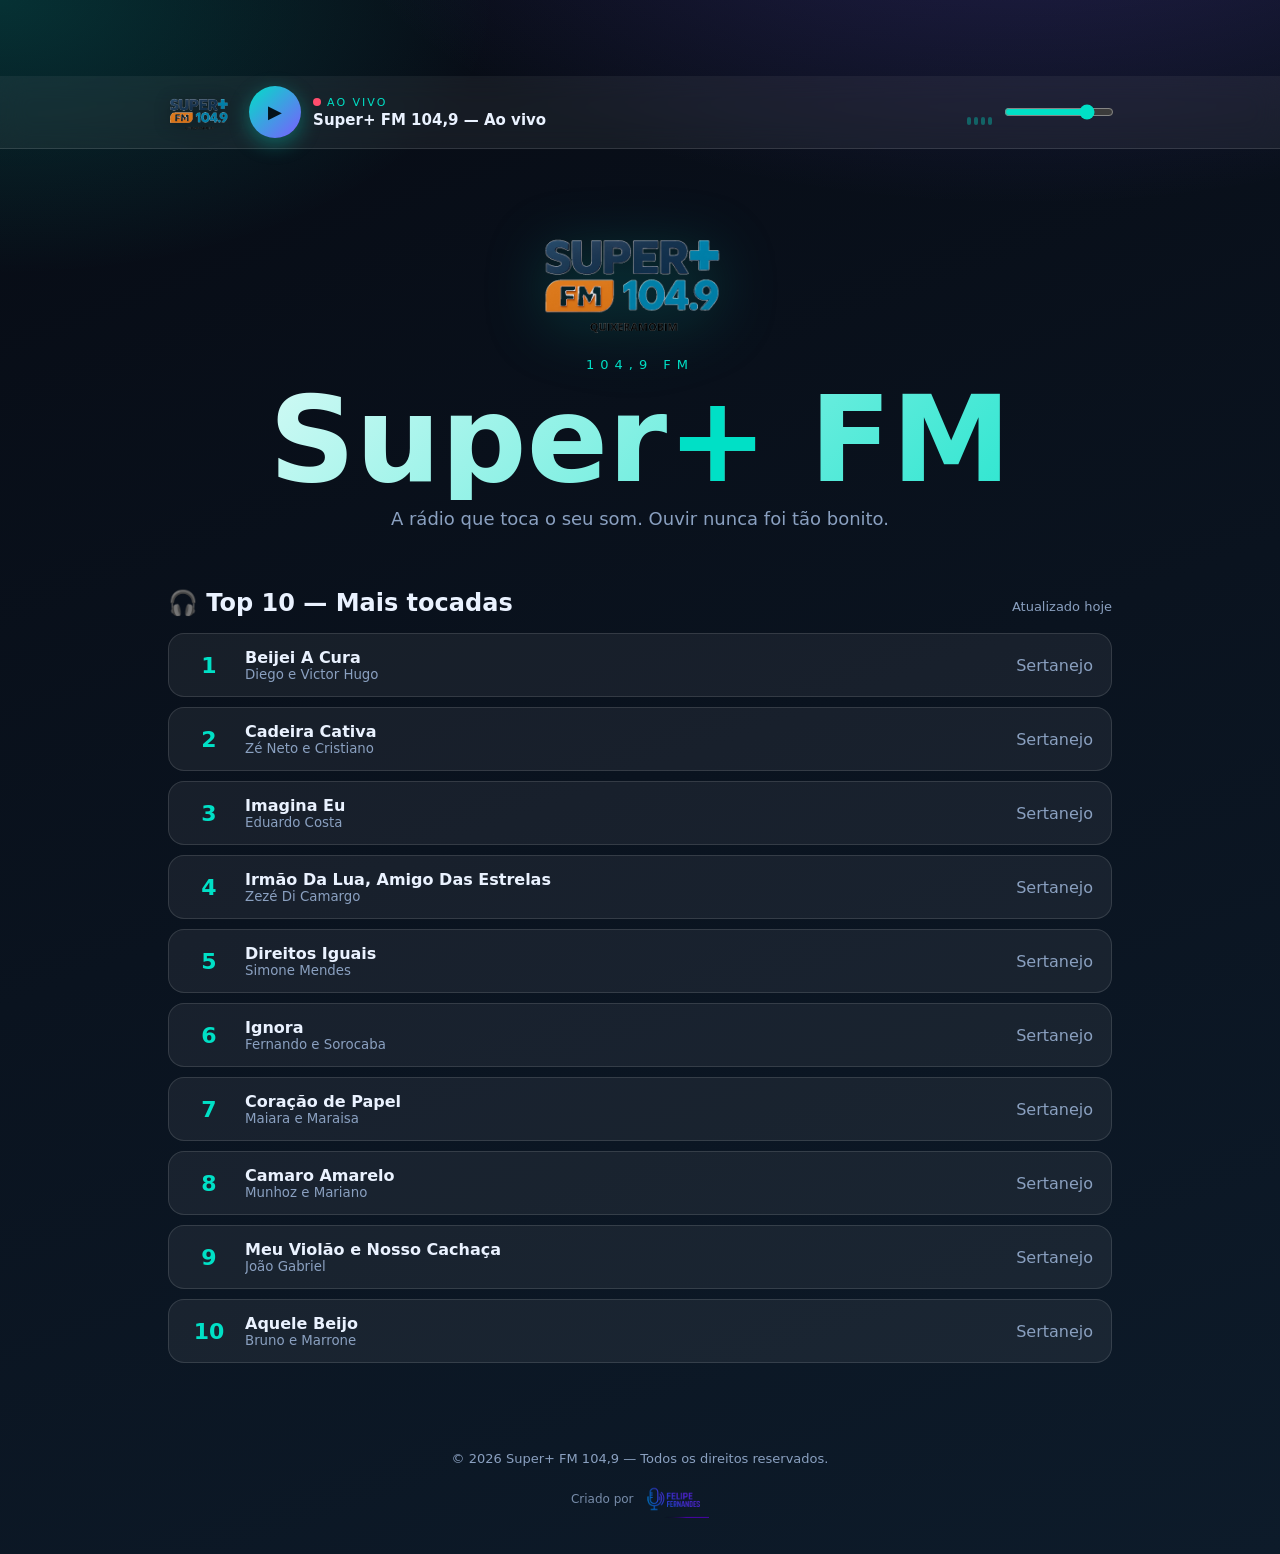
<file: index.html>
<!DOCTYPE html>
<html lang="pt-BR">
<head>
  <meta charset="UTF-8" />
  <meta name="viewport" content="width=device-width, initial-scale=1" />
  <title>Super+ FM 104,9 — A rádio que toca o seu som</title>
  <meta name="description" content="Ouça a Super+ FM 104,9 ao vivo pelo navegador. Música, entretenimento e os maiores sucessos do momento. Transmissão 24 horas." />
  <meta name="keywords" content="rádio, Super+ FM, 104.9, ao vivo, música, sertanejo, transmissão online, rádio online" />
  <meta name="author" content="Super+ FM 104,9" />
  <meta name="robots" content="index, follow" />
  <link rel="canonical" href="https://supermais104fm.com.br/" />

  <!-- Open Graph -->
  <meta property="og:type" content="website" />
  <meta property="og:title" content="Super+ FM 104,9 — A rádio que toca o seu som" />
  <meta property="og:description" content="Ouça a Super+ FM 104,9 ao vivo pelo navegador. Música, entretenimento e os maiores sucessos do momento. Transmissão 24 horas." />
  <meta property="og:url" content="https://supermais104fm.com.br/" />
  <meta property="og:site_name" content="Super+ FM 104,9" />
  <meta property="og:locale" content="pt_BR" />
  <meta property="og:image" content="https://supermais104fm.com.br/assets/images/logo_transparent.png" />
  <meta property="og:image:alt" content="Logo Super+ FM 104,9" />

  <!-- Twitter Card -->
  <meta name="twitter:card" content="summary_large_image" />
  <meta name="twitter:title" content="Super+ FM 104,9 — A rádio que toca o seu som" />
  <meta name="twitter:description" content="Ouça a Super+ FM 104,9 ao vivo pelo navegador. Música, entretenimento e os maiores sucessos do momento." />
  <meta name="twitter:image" content="https://supermais104fm.com.br/assets/images/logo_transparent.png" />

  <!-- Favicon -->
  <link rel="icon" href="./favicon.ico" />
  <link rel="stylesheet" href="styles.css" />

  <!-- Structured Data -->
  <script type="application/ld+json">
  {
    "@context": "https://schema.org",
    "@type": "RadioStation",
    "name": "Super+ FM 104,9",
    "description": "Rádio que toca o seu som. Música, entretenimento e os maiores sucessos do momento.",
    "url": "https://supermais104fm.com.br",
    "frequency": "104.9",
    "broadcastFrequency": {
      "@type": "QuantitativeValue",
      "value": "104.9",
      "unitCode": "MHz"
    },
    "areaServed": {
      "@type": "Country",
      "name": "Brasil"
    },
    "inLanguage": "pt-BR",
    "potentialAction": {
      "@type": "ListenAction",
      "target": {
        "@type": "EntryPoint",
        "urlTemplate": "https://supermais104fm.com.br"
      }
    }
  }
  </script>
</head>
<body>
  <!-- PLAYER FIXO NO TOPO -->
  <header class="player" id="player">
    <div class="player__inner">
      <img class="player__logo" src="./assets/images/logo_transparent.png" alt="Super+ FM" />
      <button class="player__btn" id="toggle" aria-label="Tocar ou pausar">
        <span class="ico-play">▶</span><span class="ico-pause">⏸</span>
      </button>
      <div class="player__meta">
        <span class="player__live"><i></i> AO VIVO</span>
        <strong id="nowPlaying">Super+ FM 104,9 — Ao vivo</strong>
      </div>
      <div class="player__eq" id="eq" aria-hidden="true">
        <span></span><span></span><span></span><span></span>
      </div>
      <input class="player__vol" id="volume" type="range" min="0" max="1" step="0.01" value="0.8" aria-label="Volume" />
    </div>
    <audio id="audio" src="https://stream3.svrdedicado.org:8242/stream" crossorigin="anonymous"></audio>
  </header>

  <main>
    <section class="hero">
      <img class="hero__logo" src="./assets/images/logo_transparent.png" alt="Super+ FM 104,9" />
      <p class="hero__kicker">104,9 FM</p>
      <h1 class="hero__title">Super<span>+</span> FM</h1>
      <p class="hero__sub">A rádio que toca o seu som. Ouvir nunca foi tão bonito.</p>
    </section>

    <section class="top10">
      <div class="top10__head">
        <h2>🎧 Top 10 — Mais tocadas</h2>
        <span>Atualizado hoje</span>
      </div>
      <ol class="top10__list" id="top10"><!-- preenchido por app.js --></ol>
    </section>
  </main>

  <footer class="foot">
    <p>© <span id="year"></span> Super+ FM 104,9 — Todos os direitos reservados.</p>
    <a class="foot__by" href="https://wa.me/+5588992157767" target="_blank" rel="noopener noreferrer">
      <span>Criado por</span>
      <img src="./assets/images/logo_felipe.png" alt="Felipe Fernandes" />
    </a>
  </footer>
  <script src="app.js"></script>
</body>
</html>
</file>
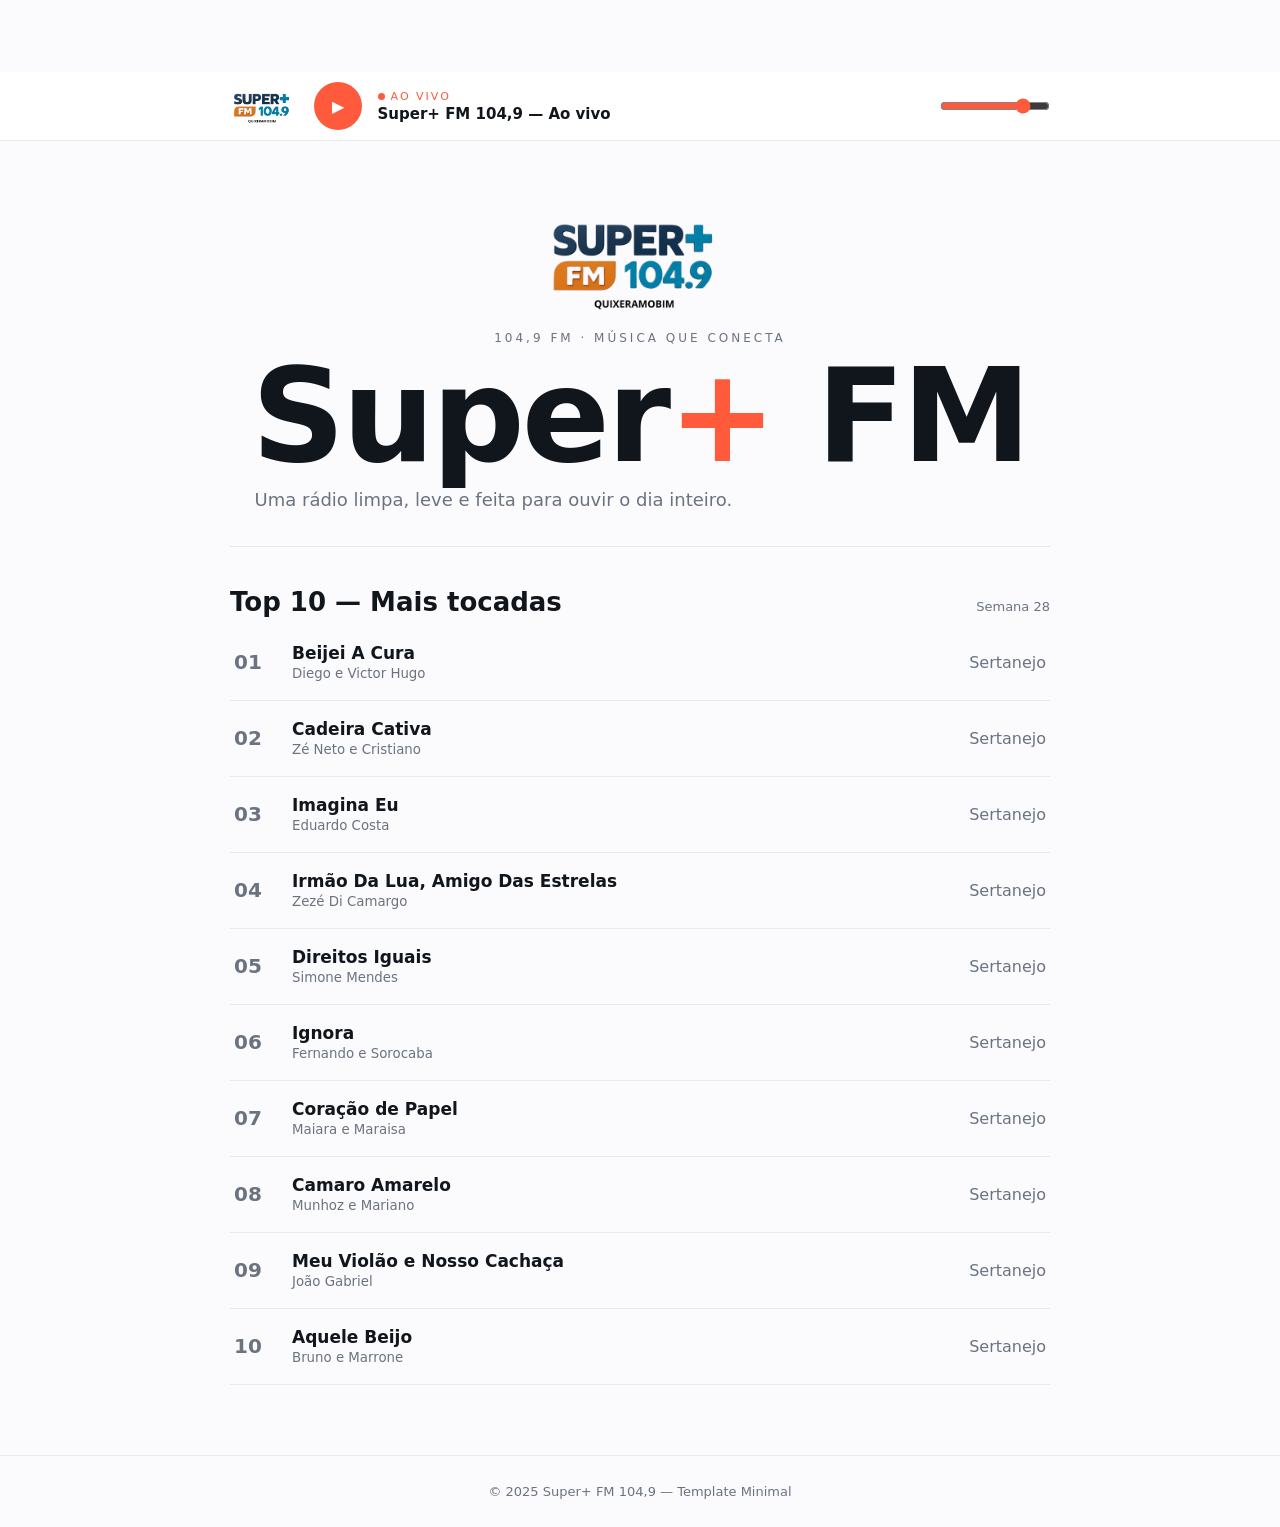
<file: templates/radio-minimal/index.html>
<!DOCTYPE html>
<html lang="pt-BR">
<head>
  <meta charset="UTF-8" />
  <meta name="viewport" content="width=device-width, initial-scale=1" />
  <title>Super+ FM 104,9 — Minimal</title>
  <link rel="icon" href="../../favicon.ico" />
  <link rel="stylesheet" href="styles.css" />
</head>
<body>
  <header class="player" id="player">
    <div class="player__inner">
      <img class="player__logo" src="../../assets/images/logo_transparent.png" alt="Super+ FM" />
      <button class="player__btn" id="toggle" aria-label="Tocar ou pausar">
        <span class="ico-play">▶</span><span class="ico-pause">⏸</span>
      </button>
      <div class="player__meta">
        <span class="player__live"><i></i> AO VIVO</span>
        <strong id="nowPlaying">Super+ FM 104,9 — Ao vivo</strong>
      </div>
      <input class="player__vol" id="volume" type="range" min="0" max="1" step="0.01" value="0.8" aria-label="Volume" />
    </div>
    <audio id="audio" src="https://stream3.svrdedicado.org:8242/stream" crossorigin="anonymous"></audio>
  </header>

  <main class="wrap">
    <section class="hero">
      <img class="hero__logo" src="../../assets/images/logo_transparent.png" alt="Super+ FM 104,9" />
      <p class="hero__kicker">104,9 FM · Música que conecta</p>
      <h1 class="hero__title">Super<span>+</span> FM</h1>
      <p class="hero__sub">Uma rádio limpa, leve e feita para ouvir o dia inteiro.</p>
    </section>

    <section class="top10">
      <div class="top10__head">
        <h2>Top 10 — Mais tocadas</h2>
        <span>Semana 28</span>
      </div>
      <ol class="top10__list" id="top10"></ol>
    </section>
  </main>

  <footer class="foot">© 2025 Super+ FM 104,9 — Template Minimal</footer>
  <script src="app.js"></script>
</body>
</html>
</file>
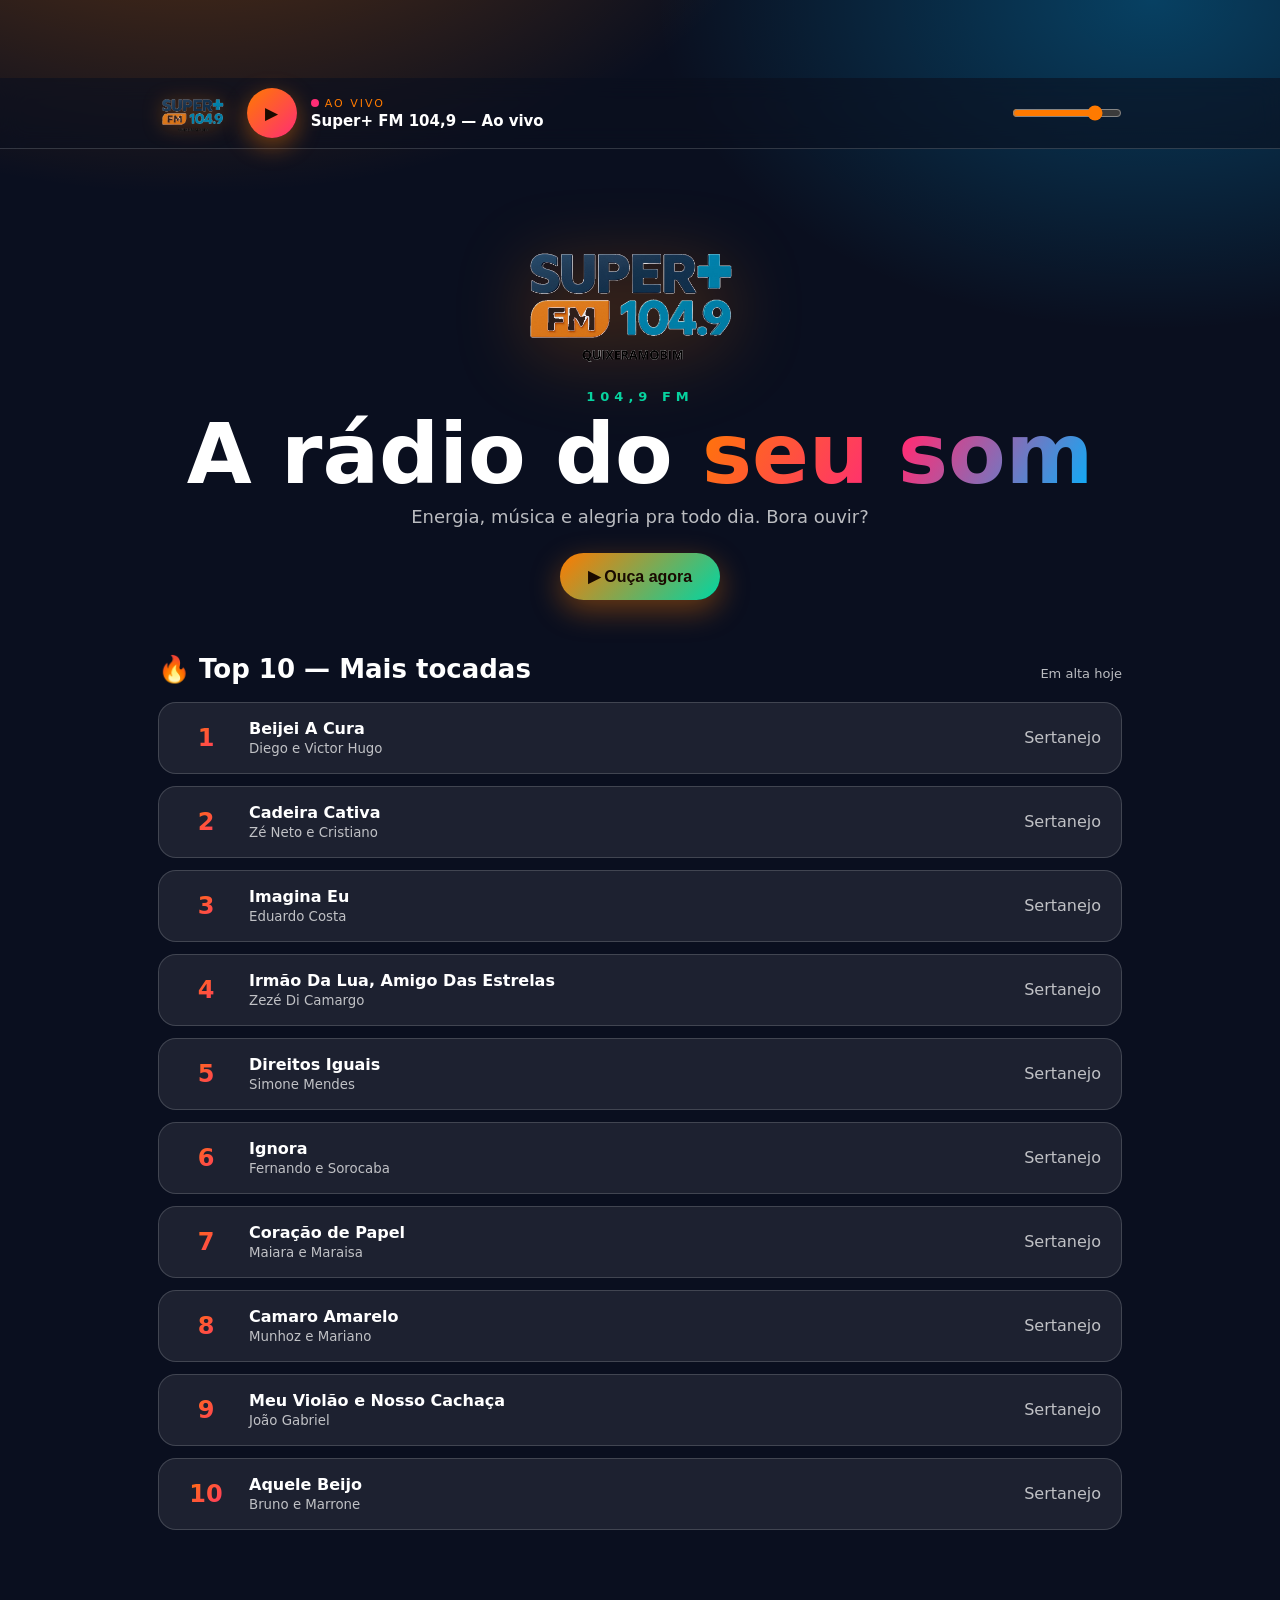
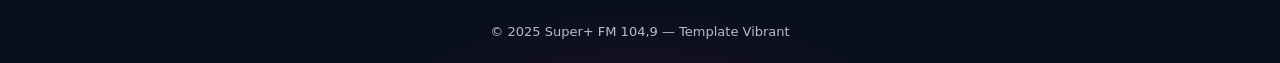
<file: templates/radio-vibrant/index.html>
<!DOCTYPE html>
<html lang="pt-BR">
<head>
  <meta charset="UTF-8" />
  <meta name="viewport" content="width=device-width, initial-scale=1" />
  <title>Super+ FM 104,9 — Vibrant</title>
  <link rel="icon" href="../../favicon.ico" />
  <link rel="stylesheet" href="styles.css" />
</head>
<body>
  <header class="player" id="player">
    <div class="player__inner">
      <img class="player__logo" src="../../assets/images/logo_transparent.png" alt="Super+ FM" />
      <button class="player__btn" id="toggle" aria-label="Tocar ou pausar">
        <span class="ico-play">▶</span><span class="ico-pause">⏸</span>
      </button>
      <div class="player__meta">
        <span class="player__live"><i></i> AO VIVO</span>
        <strong id="nowPlaying">Super+ FM 104,9 — Ao vivo</strong>
      </div>
      <input class="player__vol" id="volume" type="range" min="0" max="1" step="0.01" value="0.8" aria-label="Volume" />
    </div>
    <audio id="audio" src="https://stream3.svrdedicado.org:8242/stream" crossorigin="anonymous"></audio>
  </header>

  <main>
    <section class="hero">
      <img class="hero__logo" src="../../assets/images/logo_transparent.png" alt="Super+ FM 104,9" />
      <p class="hero__kicker">104,9 FM</p>
      <h1 class="hero__title">A rádio do <span>seu som</span></h1>
      <p class="hero__sub">Energia, música e alegria pra todo dia. Bora ouvir?</p>
      <button class="hero__cta" id="heroPlay">▶ Ouça agora</button>
    </section>

    <section class="top10">
      <div class="top10__head">
        <h2>🔥 Top 10 — Mais tocadas</h2>
        <span>Em alta hoje</span>
      </div>
      <ol class="top10__list" id="top10"></ol>
    </section>
  </main>

  <footer class="foot">© 2025 Super+ FM 104,9 — Template Vibrant</footer>
  <script src="app.js"></script>
</body>
</html>
</file>
<file: styles.css>
:root {
  --bg: #070b14;
  --bg2: #0d1b2a;
  --accent: #00e0c6;
  --accent2: #7c5cff;
  --text: #eaf2ff;
  --muted: #8aa0c0;
  --glass: rgba(255, 255, 255, 0.06);
  --glass-brd: rgba(255, 255, 255, 0.12);
}

* { box-sizing: border-box; margin: 0; padding: 0; }

body {
  font-family: "Segoe UI", system-ui, sans-serif;
  color: var(--text);
  background:
    radial-gradient(1200px 600px at 80% -10%, rgba(124, 92, 255, 0.25), transparent 60%),
    radial-gradient(900px 500px at 0% 0%, rgba(0, 224, 198, 0.18), transparent 55%),
    linear-gradient(160deg, var(--bg), var(--bg2));
  min-height: 100vh;
  padding-top: 76px;
}

/* PLAYER */
.player {
  position: sticky;
  top: 0;
  z-index: 50;
  backdrop-filter: blur(14px);
  background: var(--glass);
  border-bottom: 1px solid var(--glass-brd);
}
.player__inner {
  max-width: 980px;
  margin: 0 auto;
  display: flex;
  align-items: center;
  gap: 12px;
  padding: 10px 16px;
}
.player__logo {
  height: 40px;
  width: auto;
  object-fit: contain;
  filter: drop-shadow(0 2px 8px rgba(0, 0, 0, 0.35));
  flex-shrink: 0;
}
.player__btn {
  width: 52px; height: 52px;
  border-radius: 50%;
  border: none;
  cursor: pointer;
  font-size: 18px;
  color: #04121a;
  background: linear-gradient(135deg, var(--accent), var(--accent2));
  box-shadow: 0 6px 20px rgba(0, 224, 198, 0.35);
  transition: transform 0.2s;
  flex-shrink: 0;
}
.player__btn:hover { transform: scale(1.06); }
.player__btn .ico-pause { display: none; }
.player.is-playing .ico-play { display: none; }
.player.is-playing .ico-pause { display: inline; }

.player__meta { display: flex; flex-direction: column; gap: 2px; flex: 1; min-width: 0; }
.player__live { font-size: 11px; letter-spacing: 2px; color: var(--accent); display: flex; align-items: center; gap: 6px; }
.player__live i { width: 8px; height: 8px; border-radius: 50%; background: #ff4d6d; box-shadow: 0 0 0 0 rgba(255, 77, 109, 0.7); animation: pulse 1.6s infinite; }
.player__meta strong { font-size: 15px; white-space: nowrap; overflow: hidden; text-overflow: ellipsis; }

.player__eq { display: flex; align-items: flex-end; gap: 3px; height: 26px; opacity: 0.35; }
.player.is-playing .player__eq { opacity: 1; }
.player__eq span { width: 4px; background: var(--accent); border-radius: 2px; height: 30%; }
.player.is-playing .player__eq span { animation: eq 0.9s ease-in-out infinite; }
.player__eq span:nth-child(2) { animation-delay: 0.15s; }
.player__eq span:nth-child(3) { animation-delay: 0.3s; }
.player__eq span:nth-child(4) { animation-delay: 0.45s; }

.player__vol { width: 110px; accent-color: var(--accent); flex-shrink: 0; }

/* HERO */
.hero { text-align: center; padding: 70px 20px 40px; }
.hero__logo {
  height: 120px;
  width: auto;
  margin: 0 auto 18px;
  display: block;
  filter: drop-shadow(0 10px 30px rgba(0, 224, 198, 0.25));
}
.hero__kicker { letter-spacing: 6px; color: var(--accent); font-size: 13px; }
.hero__title { font-size: clamp(48px, 12vw, 120px); font-weight: 800; line-height: 1; margin: 8px 0; background: linear-gradient(135deg, #fff, var(--accent)); -webkit-background-clip: text; background-clip: text; color: transparent; }
.hero__title span { color: var(--accent); -webkit-text-fill-color: var(--accent); }
.hero__sub { color: var(--muted); font-size: 18px; }

/* TOP 10 */
.top10 { max-width: 980px; margin: 0 auto; padding: 20px 18px 60px; }
.top10__head { display: flex; align-items: baseline; justify-content: space-between; margin-bottom: 16px; }
.top10__head h2 { font-size: 24px; }
.top10__head span { color: var(--muted); font-size: 13px; }
.top10__list { list-style: none; display: grid; gap: 10px; }
.top10__list li {
  display: grid;
  grid-template-columns: 44px 1fr auto;
  align-items: center;
  gap: 14px;
  padding: 14px 18px;
  border-radius: 16px;
  background: var(--glass);
  border: 1px solid var(--glass-brd);
  cursor: pointer;
  transition: transform 0.15s, border-color 0.15s, background 0.15s;
}
.top10__list li:hover { transform: translateY(-2px); border-color: var(--accent); background: rgba(0, 224, 198, 0.08); }
.top10__list .rank { font-size: 22px; font-weight: 800; color: var(--accent); text-align: center; }
.top10__list .info strong { display: block; font-size: 16px; overflow: hidden; text-overflow: ellipsis; white-space: nowrap; }
.top10__list .info small { color: var(--muted); display: block; overflow: hidden; text-overflow: ellipsis; white-space: nowrap; }
.top10__list .dur { color: var(--muted); font-variant-numeric: tabular-nums; }

.foot { text-align: center; padding: 28px 20px 36px; color: var(--muted); font-size: 13px; display: flex; flex-direction: column; align-items: center; gap: 14px; }
.foot__by { display: inline-flex; align-items: center; gap: 8px; text-decoration: none; color: var(--muted); opacity: 0.85; transition: opacity 0.2s; }
.foot__by:hover { opacity: 1; }
.foot__by span { font-size: 12px; }
.foot__by img { display: block; height: 38px; width: auto; max-width: 150px; object-fit: contain; }

@keyframes pulse { 0% { box-shadow: 0 0 0 0 rgba(255, 77, 109, 0.7); } 70% { box-shadow: 0 0 0 10px rgba(255, 77, 109, 0); } 100% { box-shadow: 0 0 0 0 rgba(255, 77, 109, 0); } }
@keyframes eq { 0%, 100% { height: 25%; } 50% { height: 100%; } }

@media (max-width: 768px) {
  .hero { padding: 50px 16px 30px; }
  .hero__logo { height: 90px; }
  .top10 { padding: 16px 14px 50px; }
  .top10__head h2 { font-size: 20px; }
}

@media (max-width: 560px) {
  .player__inner { gap: 10px; padding: 8px 12px; }
  .player__logo { height: 32px; }
  .player__btn { width: 44px; height: 44px; font-size: 16px; }
  .player__meta strong { font-size: 13px; }
  .player__vol { width: 60px; }
  .player__eq { display: none; }
  .hero { padding: 40px 14px 24px; }
  .hero__logo { height: 70px; }
  .hero__kicker { font-size: 11px; letter-spacing: 4px; }
  .hero__sub { font-size: 15px; }
  .top10__list li { grid-template-columns: 32px 1fr auto; gap: 10px; padding: 10px 12px; }
  .top10__list .rank { font-size: 18px; }
  .top10__list .info strong { font-size: 14px; }
  .top10__list .info small { font-size: 12px; }
  .foot { padding: 20px 14px 28px; }
  .foot__by img { height: 28px; max-width: 100px; }
}

@media (max-width: 360px) {
  .player__inner { gap: 8px; padding: 8px 10px; }
  .player__logo { height: 28px; }
  .player__btn { width: 40px; height: 40px; font-size: 14px; }
  .player__meta { gap: 1px; }
  .player__live { font-size: 9px; }
  .player__meta strong { font-size: 12px; }
  .player__vol { width: 48px; }
  .hero__logo { height: 56px; }
  .top10__list li { grid-template-columns: 28px 1fr; gap: 8px; padding: 10px; }
  .top10__list .dur { display: none; }
}
</file>
<file: templates/radio-minimal/styles.css>
:root {
  --bg: #fbfbfd;
  --card: #ffffff;
  --ink: #11151c;
  --muted: #6b7280;
  --line: #e7e9ee;
  --accent: #ff5a3c;
  --accent-ink: #ffffff;
}

* { box-sizing: border-box; margin: 0; padding: 0; }

body {
  font-family: "Inter", "Segoe UI", system-ui, sans-serif;
  color: var(--ink);
  background: var(--bg);
  padding-top: 72px;
  -webkit-font-smoothing: antialiased;
}

/* PLAYER */
.player {
  position: sticky;
  top: 0;
  z-index: 50;
  background: rgba(255, 255, 255, 0.85);
  backdrop-filter: blur(10px);
  border-bottom: 1px solid var(--line);
}
.player__inner {
  max-width: 860px;
  margin: 0 auto;
  display: flex;
  align-items: center;
  gap: 16px;
  padding: 10px 20px;
}
.player__logo {
  height: 38px;
  width: auto;
  object-fit: contain;
}
.player__btn {
  width: 48px; height: 48px;
  border-radius: 50%;
  border: none;
  cursor: pointer;
  font-size: 16px;
  color: var(--accent-ink);
  background: var(--accent);
  transition: transform 0.2s;
}
.player__btn:hover { transform: scale(1.05); }
.player__btn .ico-pause { display: none; }
.player.is-playing .ico-play { display: none; }
.player.is-playing .ico-pause { display: inline; }

.player__meta { flex: 1; min-width: 0; display: flex; flex-direction: column; gap: 2px; }
.player__live { font-size: 11px; letter-spacing: 2px; color: var(--accent); display: flex; align-items: center; gap: 6px; }
.player__live i { width: 7px; height: 7px; border-radius: 50%; background: var(--accent); animation: blink 1.4s infinite; }
.player__meta strong { font-size: 15px; white-space: nowrap; overflow: hidden; text-overflow: ellipsis; }

.player__vol { width: 110px; accent-color: var(--accent); }

/* WRAP */
.wrap { max-width: 860px; margin: 0 auto; padding: 0 20px; }

/* HERO */
.hero { padding: 64px 0 36px; border-bottom: 1px solid var(--line); text-align: center; }
.hero__logo {
  height: 110px;
  width: auto;
  margin: 0 auto 16px;
  display: block;
}
.hero__kicker { text-transform: uppercase; letter-spacing: 3px; color: var(--muted); font-size: 12px; }
.hero__title { font-size: clamp(56px, 14vw, 130px); font-weight: 800; letter-spacing: -3px; line-height: 0.95; margin: 10px 0; }
.hero__title span { color: var(--accent); }
.hero__sub { color: var(--muted); font-size: 18px; max-width: 46ch; }

/* TOP 10 */
.top10 { padding: 40px 0 70px; }
.top10__head { display: flex; align-items: baseline; justify-content: space-between; margin-bottom: 8px; }
.top10__head h2 { font-size: 26px; }
.top10__head span { color: var(--muted); font-size: 13px; }
.top10__list { list-style: none; }
.top10__list li {
  display: grid;
  grid-template-columns: 40px 1fr auto;
  align-items: center;
  gap: 18px;
  padding: 18px 4px;
  border-bottom: 1px solid var(--line);
  cursor: pointer;
  transition: padding-left 0.15s, color 0.15s;
}
.top10__list li:hover { padding-left: 12px; color: var(--accent); }
.top10__list .rank { font-size: 20px; font-weight: 700; color: var(--muted); font-variant-numeric: tabular-nums; }
.top10__list li:hover .rank { color: var(--accent); }
.top10__list .info strong { display: block; font-size: 17px; }
.top10__list .info small { color: var(--muted); font-weight: 500; }
.top10__list .dur { color: var(--muted); font-variant-numeric: tabular-nums; }

.foot { text-align: center; padding: 28px; color: var(--muted); font-size: 13px; border-top: 1px solid var(--line); }

@keyframes blink { 0%, 100% { opacity: 1; } 50% { opacity: 0.25; } }

@media (max-width: 560px) {
  .player__vol { width: 64px; }
  .top10__list li { grid-template-columns: 32px 1fr auto; gap: 12px; }
}
</file>
<file: templates/radio-vibrant/styles.css>
:root {
  --bg: #0a0f1f;
  --c1: #ff7a00;   /* laranja marca */
  --c2: #ff2d75;   /* rosa vibrante */
  --c3: #00b3ff;   /* azul marca */
  --c4: #00d6a4;   /* teal marca */
  --text: #ffffff;
  --muted: rgba(255, 255, 255, 0.72);
  --card: rgba(255, 255, 255, 0.08);
  --card-brd: rgba(255, 255, 255, 0.16);
}

* { box-sizing: border-box; margin: 0; padding: 0; }

body {
  font-family: "Poppins", "Segoe UI", system-ui, sans-serif;
  color: var(--text);
  background:
    radial-gradient(1000px 600px at 15% -10%, rgba(255, 122, 0, 0.35), transparent 60%),
    radial-gradient(900px 600px at 90% 0%, rgba(0, 179, 255, 0.30), transparent 55%),
    radial-gradient(800px 700px at 50% 120%, rgba(255, 45, 117, 0.25), transparent 55%),
    var(--bg);
  min-height: 100vh;
  padding-top: 78px;
}

/* PLAYER */
.player {
  position: sticky;
  top: 0;
  z-index: 50;
  background: rgba(10, 15, 31, 0.6);
  backdrop-filter: blur(12px);
  border-bottom: 1px solid var(--card-brd);
}
.player__inner {
  max-width: 1000px;
  margin: 0 auto;
  display: flex;
  align-items: center;
  gap: 14px;
  padding: 10px 18px;
}
.player__logo { height: 42px; width: auto; object-fit: contain; filter: drop-shadow(0 2px 10px rgba(255, 122, 0, 0.4)); }
.player__btn {
  width: 50px; height: 50px;
  border-radius: 50%;
  border: none;
  cursor: pointer;
  font-size: 17px;
  color: #1a0a00;
  background: linear-gradient(135deg, var(--c1), var(--c2));
  box-shadow: 0 8px 24px rgba(255, 122, 0, 0.45);
  transition: transform 0.2s;
}
.player__btn:hover { transform: scale(1.07); }
.player__btn .ico-pause { display: none; }
.player.is-playing .ico-play { display: none; }
.player.is-playing .ico-pause { display: inline; }

.player__meta { flex: 1; min-width: 0; display: flex; flex-direction: column; gap: 2px; }
.player__live { font-size: 11px; letter-spacing: 2px; color: var(--c1); display: flex; align-items: center; gap: 6px; }
.player__live i { width: 8px; height: 8px; border-radius: 50%; background: var(--c2); animation: blink 1.3s infinite; }
.player__meta strong { font-size: 15px; white-space: nowrap; overflow: hidden; text-overflow: ellipsis; }
.player__vol { width: 110px; accent-color: var(--c1); }

/* HERO */
.hero { text-align: center; padding: 80px 20px 44px; }
.hero__logo { height: 140px; width: auto; margin: 0 auto 20px; display: block; filter: drop-shadow(0 12px 36px rgba(255, 122, 0, 0.35)); }
.hero__kicker { letter-spacing: 5px; color: var(--c4); font-size: 13px; font-weight: 600; }
.hero__title { font-size: clamp(40px, 9vw, 84px); font-weight: 800; line-height: 1.02; margin: 8px 0; }
.hero__title span {
  background: linear-gradient(120deg, var(--c1), var(--c2), var(--c3));
  -webkit-background-clip: text; background-clip: text; color: transparent;
}
.hero__sub { color: var(--muted); font-size: 18px; }
.hero__cta {
  margin-top: 26px;
  border: none;
  cursor: pointer;
  font-size: 16px;
  font-weight: 600;
  color: #1a0a00;
  padding: 14px 28px;
  border-radius: 999px;
  background: linear-gradient(135deg, var(--c1), var(--c4));
  box-shadow: 0 10px 30px rgba(255, 122, 0, 0.4);
  transition: transform 0.2s;
}
.hero__cta:hover { transform: translateY(-2px) scale(1.03); }

/* TOP 10 */
.top10 { max-width: 1000px; margin: 0 auto; padding: 10px 18px 70px; }
.top10__head { display: flex; align-items: baseline; justify-content: space-between; margin-bottom: 18px; }
.top10__head h2 { font-size: 26px; }
.top10__head span { color: var(--muted); font-size: 13px; }
.top10__list { list-style: none; display: grid; gap: 12px; }
.top10__list li {
  display: grid;
  grid-template-columns: 54px 1fr auto;
  align-items: center;
  gap: 16px;
  padding: 16px 20px;
  border-radius: 18px;
  background: var(--card);
  border: 1px solid var(--card-brd);
  cursor: pointer;
  position: relative;
  overflow: hidden;
  transition: transform 0.15s, border-color 0.15s;
}
.top10__list li::before {
  content: "";
  position: absolute; inset: 0;
  background: linear-gradient(90deg, rgba(255, 122, 0, 0.18), transparent 60%);
  opacity: 0; transition: opacity 0.15s;
}
.top10__list li:hover { transform: translateY(-3px); border-color: var(--c1); }
.top10__list li:hover::before { opacity: 1; }
.top10__list .rank {
  font-size: 24px; font-weight: 800; text-align: center;
  background: linear-gradient(135deg, var(--c1), var(--c2));
  -webkit-background-clip: text; background-clip: text; color: transparent;
}
.top10__list .info strong { display: block; font-size: 16px; }
.top10__list .info small { color: var(--muted); }
.top10__list .dur { color: var(--muted); font-variant-numeric: tabular-nums; }

.foot { text-align: center; padding: 24px; color: var(--muted); font-size: 13px; }

@keyframes blink { 0%, 100% { opacity: 1; } 50% { opacity: 0.2; } }

@media (max-width: 560px) {
  .player__vol { width: 64px; }
  .hero__logo { height: 104px; }
  .top10__list li { grid-template-columns: 42px 1fr auto; padding: 14px; }
}
</file>
